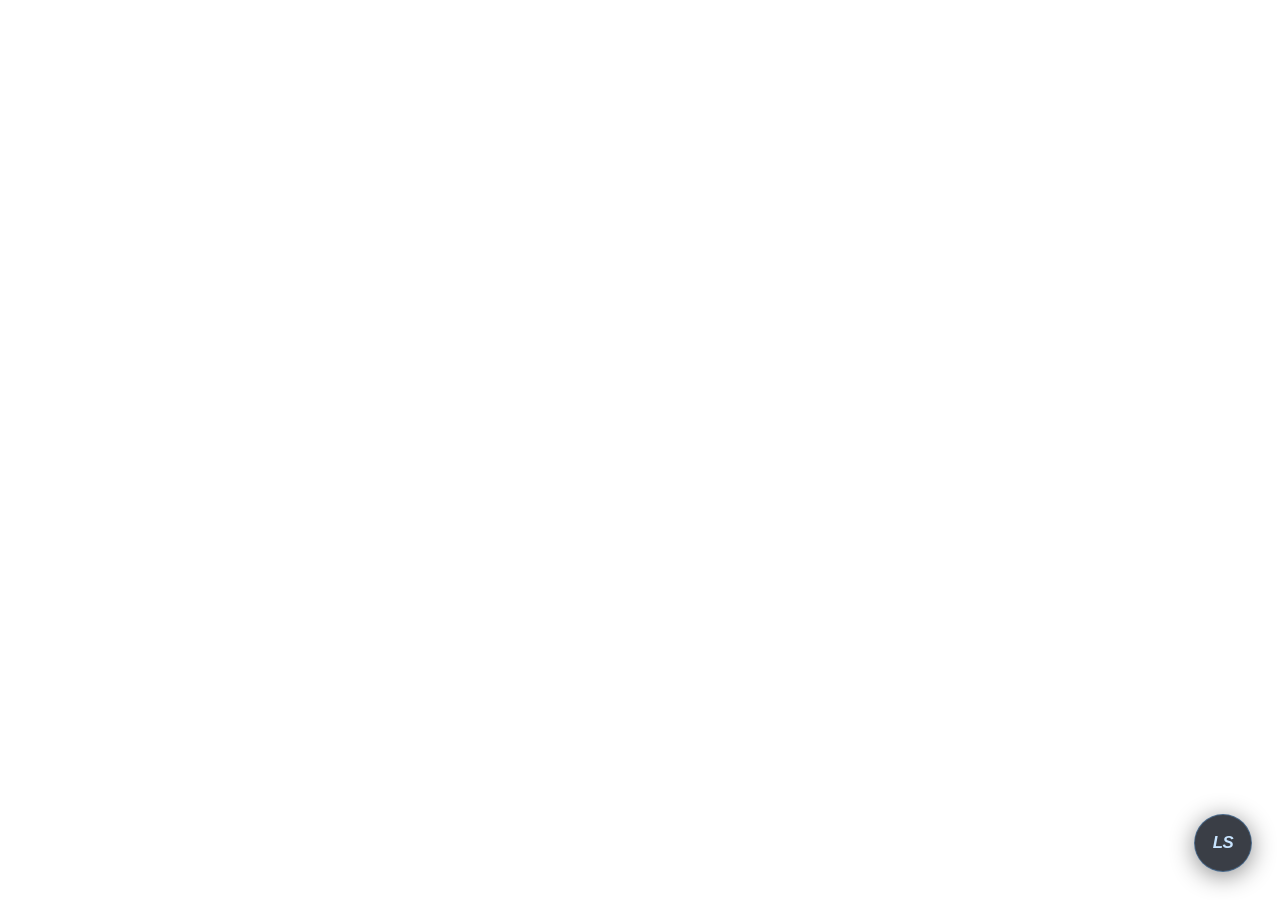
<file: frontend/index.html>
<!DOCTYPE html>
<html lang="en">
<head>
<meta charset="UTF-8" />
<meta name="viewport" content="width=device-width, initial-scale=1.0" />
<style>
/* ══════════════════════════════════════════
   LUSHIO AI CHAT WIDGET
   ══════════════════════════════════════════ */

/* ── FAB (Floating Action Button) ── */
.lc-fab {
  position: fixed;
  bottom: 28px;
  right: 28px;
  z-index: 99999;
  width: 58px;
  height: 58px;
  border-radius: 50%;
  border: 1.5px solid rgba(100, 180, 255, 0.35);
  background: rgba(15, 20, 30, 0.82);
  backdrop-filter: blur(20px) saturate(150%);
  -webkit-backdrop-filter: blur(20px) saturate(150%);
  color: #a8d4ff;
  cursor: pointer;
  display: flex;
  align-items: center;
  justify-content: center;
  box-shadow: 0 4px 24px rgba(0, 0, 0, 0.45), 0 0 0 0 rgba(100, 180, 255, 0.3);
  transition: transform 0.22s ease, box-shadow 0.22s ease, border-color 0.22s ease;
}
.lc-fab:hover {
  transform: scale(1.08);
  box-shadow: 0 6px 32px rgba(0, 0, 0, 0.55), 0 0 0 6px rgba(100, 180, 255, 0.12);
  border-color: rgba(100, 180, 255, 0.55);
}
.lc-fab--open {
  background: rgba(30, 35, 50, 0.90);
}

.lc-fab-logo {
  font-size: 1.05rem;
  font-weight: 700;
  font-style: italic;
  color: #c8e4ff;
  letter-spacing: -0.5px;
  font-family: 'Inter', sans-serif;
}

/* ── PANEL ── */
.lc-panel {
  position: fixed;
  bottom: 98px;
  right: 28px;
  z-index: 99998;
  width: 320px;
  border-radius: 24px;
  overflow: hidden;
  display: flex;
  flex-direction: column;
  background: rgba(14, 18, 28, 0.78);
  backdrop-filter: blur(30px) saturate(170%);
  -webkit-backdrop-filter: blur(30px) saturate(170%);
  border: 1px solid rgba(255, 255, 255, 0.09);
  box-shadow:
    0 12px 48px rgba(0, 0, 0, 0.60),
    0 2px 8px rgba(0, 0, 0, 0.30),
    inset 0 1px 0 rgba(255, 255, 255, 0.07);
  color: #f0ede8;
  font-family: 'Inter', -apple-system, BlinkMacSystemFont, sans-serif;
  
  /* hidden state */
  opacity: 0;
  transform: translateY(16px) scale(0.97);
  pointer-events: none;
  transition: opacity 0.26s ease, transform 0.26s ease;
}
.lc-panel--open {
  opacity: 1;
  transform: translateY(0) scale(1);
  pointer-events: auto;
}

/* ── TOP: Logo + greeting ── */
.lc-top {
  padding: 20px 18px 10px;
  display: flex;
  flex-direction: column;
  align-items: center;
  gap: 10px;
}

.lc-logo-ring {
  width: 64px;
  height: 64px;
  position: relative;
  display: flex;
  align-items: center;
  justify-content: center;
  flex-shrink: 0;
}
.lc-spinner {
  position: absolute;
  top: 0; left: 0;
  width: 64px; height: 64px;
  animation: lc-spin 8s linear infinite;
}
@keyframes lc-spin { to { transform: rotate(360deg); } }

.lc-logo-inner {
  width: 44px;
  height: 44px;
  border-radius: 50%;
  background: radial-gradient(circle at 35% 35%, #b8d4f0, #5b8fc9 50%, #1e3a5c);
  display: flex;
  align-items: center;
  justify-content: center;
  font-size: 1rem;
  font-weight: 700;
  font-style: italic;
  color: #e8f4ff;
  letter-spacing: -0.5px;
  box-shadow: 0 0 16px rgba(100, 180, 255, 0.40);
}

.lc-greeting {
  font-size: 0.875rem;
  font-weight: 400;
  line-height: 1.55;
  color: rgba(240, 237, 232, 0.88);
  text-align: center;
  margin: 0;
}

/* ── MESSAGES ── */
.lc-messages {
  flex: 1;
  max-height: 320px;
  overflow-y: auto;
  padding: 4px 14px 6px;
  display: flex;
  flex-direction: column;
  gap: 8px;
  scrollbar-width: thin;
  scrollbar-color: rgba(255, 255, 255, 0.1) transparent;
}
.lc-messages::-webkit-scrollbar { width: 3px; }
.lc-messages::-webkit-scrollbar-thumb { background: rgba(255,255,255,0.12); border-radius: 4px; }

.lc-msg {
  max-width: 90%;
  padding: 8px 12px;
  border-radius: 16px;
  font-size: 0.83rem;
  line-height: 1.5;
  animation: lc-fadeUp 0.22s ease;
}
@keyframes lc-fadeUp {
  from { opacity: 0; transform: translateY(5px); }
  to   { opacity: 1; transform: translateY(0); }
}
.lc-msg--ai {
  align-self: flex-start;
  background: rgba(255, 255, 255, 0.07);
  border: 1px solid rgba(255, 255, 255, 0.09);
  color: #e4e0db;
  border-bottom-left-radius: 4px;
}
.lc-msg--user {
  align-self: flex-end;
  background: rgba(100, 160, 230, 0.20);
  border: 1px solid rgba(100, 160, 230, 0.18);
  color: #ddeeff;
  border-bottom-right-radius: 4px;
}

/* typing dots */
.lc-dots {
  display: flex;
  gap: 4px;
  align-items: center;
  padding: 2px 0;
}
.lc-dots span {
  display: block;
  width: 5px; height: 5px;
  border-radius: 50%;
  background: rgba(255, 255, 255, 0.45);
  animation: lc-bounce 1.2s infinite;
}
.lc-dots span:nth-child(2) { animation-delay: 0.2s; }
.lc-dots span:nth-child(3) { animation-delay: 0.4s; }
@keyframes lc-bounce {
  0%, 60%, 100% { transform: translateY(0); }
  30%           { transform: translateY(-5px); }
}

/* ── QUICK BUTTONS ── */
.lc-quick {
  display: flex;
  flex-direction: column;
  gap: 6px;
  padding: 4px 14px 8px;
}
.lc-q-btn {
  background: rgba(255, 255, 255, 0.055);
  border: 1px solid rgba(255, 255, 255, 0.11);
  color: rgba(240, 237, 232, 0.85);
  border-radius: 20px;
  padding: 7px 14px;
  font-size: 0.80rem;
  font-family: inherit;
  cursor: pointer;
  text-align: left;
  transition: background 0.16s, border-color 0.16s, transform 0.12s;
}
.lc-q-btn:hover {
  background: rgba(255, 255, 255, 0.10);
  border-color: rgba(255, 255, 255, 0.20);
  transform: translateX(3px);
}

/* ── INPUT ── */
.lc-input-wrap {
  display: flex;
  align-items: center;
  gap: 6px;
  border-top: 1px solid rgba(255, 255, 255, 0.07);
  padding: 10px 12px;
}
.lc-input {
  flex: 1;
  background: rgba(255, 255, 255, 0.05);
  border: 1px solid rgba(255, 255, 255, 0.09);
  border-radius: 20px;
  padding: 8px 13px;
  color: #f0ede8;
  font-size: 0.82rem;
  font-family: inherit;
  outline: none;
  transition: border-color 0.16s, background 0.16s;
}
.lc-input::placeholder { color: rgba(240, 237, 232, 0.35); }
.lc-input:focus {
  border-color: rgba(100, 160, 230, 0.40);
  background: rgba(255, 255, 255, 0.08);
}
.lc-input:disabled { opacity: 0.5; }

.lc-send {
  background: transparent;
  border: none;
  color: rgba(200, 228, 255, 0.80);
  font-size: 0.82rem;
  font-family: inherit;
  font-weight: 500;
  cursor: pointer;
  white-space: nowrap;
  padding: 6px 4px;
  transition: color 0.16s, transform 0.12s;
}
.lc-send:hover:not(:disabled) { color: #a8d4ff; transform: translateX(2px); }
.lc-send:disabled { opacity: 0.35; cursor: not-allowed; transform: none; }

@media (max-width: 400px) {
  .lc-panel { width: calc(100vw - 32px); right: 16px; bottom: 85px; }
  .lc-fab   { right: 16px; bottom: 20px; }
}
</style>
</head>
<body>

<!-- WIDGET HTML -->
<button class="lc-fab" id="lc-fab" aria-label="Open Lushio AI">
  <div class="lc-fab-logo" id="lc-fab-logo">LS</div>
  <svg id="lc-fab-close" style="display:none;" width="22" height="22" viewBox="0 0 24 24" fill="none" stroke="currentColor" stroke-width="2.5" stroke-linecap="round">
    <line x1="18" y1="6" x2="6" y2="18"></line>
    <line x1="6" y1="6" x2="18" y2="18"></line>
  </svg>
</button>

<div class="lc-panel" id="lc-panel" aria-hidden="true">
  <div class="lc-top">
    <div class="lc-logo-ring">
      <svg class="lc-spinner" viewBox="0 0 68 68" fill="none">
        <defs>
          <linearGradient id="lcg" x1="0" y1="0" x2="1" y2="1">
            <stop offset="0%" stop-color="#64b4ff" stop-opacity="0.9"/>
            <stop offset="50%" stop-color="#a0d4ff" stop-opacity="0.4"/>
            <stop offset="100%" stop-color="#2060a0" stop-opacity="0.1"/>
          </linearGradient>
        </defs>
        <path d="M34 6 Q58 14 58 34 Q58 20 34 6Z" fill="url(#lcg)" opacity="0.8"/>
        <path d="M34 6 Q10 14 10 34 Q10 20 34 6Z" fill="url(#lcg)" opacity="0.5" transform="rotate(120 34 34)"/>
        <path d="M34 6 Q10 14 10 34 Q10 20 34 6Z" fill="url(#lcg)" opacity="0.5" transform="rotate(240 34 34)"/>
        <circle cx="34" cy="34" r="26" stroke="rgba(100,180,255,0.18)" stroke-width="1.2" fill="none"/>
      </svg>
      <div class="lc-logo-inner">LS</div>
    </div>
    <p class="lc-greeting" id="lc-greeting">
      Hi! How can I help with your experience? Ask about our collections, store policies, or anything Lushio.
    </p>
  </div>

  <div class="lc-messages" id="lc-messages"></div>

  <div class="lc-quick" id="lc-quick">
    <button class="lc-q-btn" onclick="sendLushioChat('Check product availability')">Check Availability</button>
    <button class="lc-q-btn" onclick="sendLushioChat('What are your store policies and returns?')">Store Policies</button>
    <button class="lc-q-btn" onclick="sendLushioChat('Tell me about Lushio collections')">Lushio Collections</button>
  </div>

  <div class="lc-input-wrap">
    <input class="lc-input" id="lc-input" type="text" placeholder="Ask me anything..." autocomplete="off" />
    <button class="lc-send" id="lc-send" aria-label="Send">Send &rarr;</button>
  </div>
</div>

<script>
const LUSHIO_API = 'https://lushio-ai.onrender.com/ask';
const lcFab = document.getElementById('lc-fab');
const lcFabLogo = document.getElementById('lc-fab-logo');
const lcFabClose = document.getElementById('lc-fab-close');
const lcPanel = document.getElementById('lc-panel');
const lcMessages = document.getElementById('lc-messages');
const lcInput = document.getElementById('lc-input');
const lcSend = document.getElementById('lc-send');
const lcGreeting = document.getElementById('lc-greeting');
const lcQuick = document.getElementById('lc-quick');

let lcOpen = false;
let lcFirst = true;

lcFab.addEventListener('click', () => {
  lcOpen = !lcOpen;
  if (lcOpen) {
    lcFab.classList.add('lc-fab--open');
    lcPanel.classList.add('lc-panel--open');
    lcFabLogo.style.display = 'none';
    lcFabClose.style.display = 'block';
    lcPanel.setAttribute('aria-hidden', 'false');
  } else {
    lcFab.classList.remove('lc-fab--open');
    lcPanel.classList.remove('lc-panel--open');
    lcFabLogo.style.display = 'block';
    lcFabClose.style.display = 'none';
    lcPanel.setAttribute('aria-hidden', 'true');
  }
});

function addLcMsg(text, role) {
  const d = document.createElement('div');
  d.className = `lc-msg lc-msg--${role}`;
  d.textContent = text;
  lcMessages.appendChild(d);
  lcMessages.scrollTop = lcMessages.scrollHeight;
  return d;
}

function showLcTyping() {
  const d = document.createElement('div');
  d.className = 'lc-msg lc-msg--ai';
  d.id = 'lc-typing';
  d.innerHTML = '<span class="lc-dots"><span></span><span></span><span></span></span>';
  lcMessages.appendChild(d);
  lcMessages.scrollTop = lcMessages.scrollHeight;
}

function hideLcTyping() {
  const t = document.getElementById('lc-typing');
  if (t) t.remove();
}

async function sendLushioChat(query) {
  if (!query.trim()) return;
  if (lcFirst) {
    lcGreeting.style.display = 'none';
    lcQuick.style.display = 'none';
    lcFirst = false;
  }
  addLcMsg(query, 'user');
  lcInput.value = '';
  lcInput.disabled = true;
  lcSend.disabled = true;
  showLcTyping();

  try {
    const res = await fetch(LUSHIO_API, {
      method: 'POST',
      headers: { 'Content-Type': 'application/json' },
      body: JSON.stringify({ query })
    });
    hideLcTyping();
    if (!res.ok) throw new Error();
    const data = await res.json();
    addLcMsg(data?.final_answer?.message || 'Got it!', 'ai');
  } catch (err) {
    hideLcTyping();
    addLcMsg('⚠️ Unable to connect right now. Please try again shortly.', 'ai');
  } finally {
    lcInput.disabled = false;
    lcSend.disabled = false;
    lcInput.focus();
  }
}

lcSend.addEventListener('click', () => sendLushioChat(lcInput.value));
lcInput.addEventListener('keydown', e => { if (e.key === 'Enter') sendLushioChat(lcInput.value); });
</script>
</body>
</html>
</file>
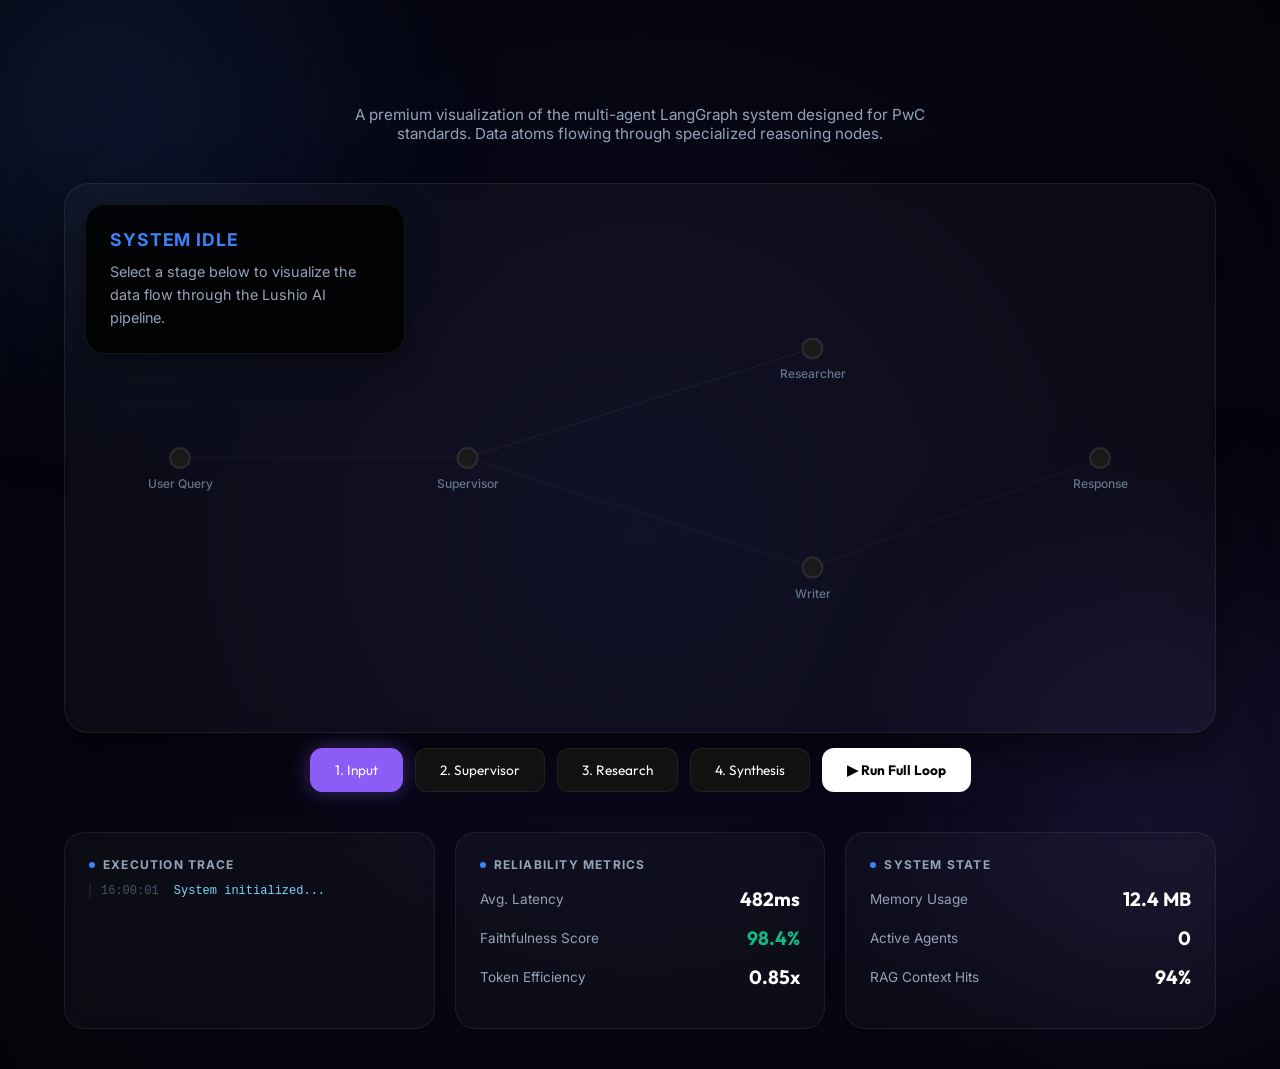
<file: system_design/visualizer.html>
<!DOCTYPE html>
<html lang="en">
<head>
    <meta charset="UTF-8">
    <meta name="viewport" content="width=device-width, initial-scale=1.0">
    <title>Lushio AI | System Design Visualizer</title>
    <link href="https://fonts.googleapis.com/css2?family=Inter:wght@400;600;700&family=Outfit:wght@500;700&display=swap" rel="stylesheet">
    <style>
        :root {
            --bg: #030308;
            --glass: rgba(255, 255, 255, 0.03);
            --border: rgba(255, 255, 255, 0.07);
            --accent-blue: #3b82f6;
            --accent-purple: #8b5cf6;
            --accent-pink: #d946ef;
            --text-primary: #f8fafc;
            --text-secondary: #94a3b8;
            --success: #10b981;
            --warning: #f59e0b;
        }

        * { margin: 0; padding: 0; box-sizing: border-box; }
        body {
            background-color: var(--bg);
            color: var(--text-primary);
            font-family: 'Inter', sans-serif;
            overflow-x: hidden;
            background-image: radial-gradient(circle at 50% 50%, #0a0a20 0%, #030308 100%);
        }

        /* Ambient Glows */
        .glow {
            position: fixed;
            width: 400px;
            height: 400px;
            border-radius: 50%;
            filter: blur(120px);
            z-index: -1;
            opacity: 0.15;
            pointer-events: none;
        }
        .glow-1 { top: -100px; left: -100px; background: var(--accent-blue); }
        .glow-2 { bottom: -100px; right: -100px; background: var(--accent-purple); }

        /* Header */
        header {
            padding: 40px 5%;
            text-align: center;
        }
        header h1 {
            font-family: 'Outfit', sans-serif;
            font-size: 2.8rem;
            letter-spacing: -0.02em;
            background: linear-gradient(135deg, var(--blue), var(--purple), var(--pink));
            -webkit-background-clip: text;
            background-clip: text;
            -webkit-text-fill-color: transparent;
            margin-bottom: 8px;
        }
        header p {
            color: var(--text-secondary);
            font-size: 0.95rem;
            max-width: 600px;
            margin: 0 auto;
        }

        /* Visualization Area */
        .visualizer-container {
            width: 90%;
            max-width: 1200px;
            margin: 0 auto 40px;
            background: var(--glass);
            border: 1px solid var(--border);
            border-radius: 24px;
            position: relative;
            backdrop-filter: blur(12px);
            height: 550px;
            box-shadow: 0 20px 50px rgba(0,0,0,0.5);
        }
        canvas {
            width: 100%;
            height: 100%;
            display: block;
        }

        /* Floating Info Box */
        .node-info {
            position: absolute;
            top: 20px;
            left: 20px;
            max-width: 320px;
            background: rgba(0,0,0,0.85);
            border: 1px solid var(--border);
            padding: 24px;
            border-radius: 20px;
            z-index: 10;
            box-shadow: 0 10px 30px rgba(0,0,0,0.4);
        }
        .node-info h2 {
            font-size: 1.1rem;
            color: var(--accent-blue);
            margin-bottom: 10px;
            text-transform: uppercase;
            letter-spacing: 0.05em;
            display: flex;
            align-items: center;
            gap: 10px;
        }
        .node-info p {
            font-size: 0.9rem;
            color: var(--text-secondary);
            line-height: 1.6;
        }

        /* Deep Insight Sidebar */
        .deep-insight {
            position: absolute;
            top: 20px;
            right: 20px;
            width: 280px;
            background: rgba(0,0,0,0.85);
            border: 1px solid var(--border);
            padding: 20px;
            border-radius: 20px;
            z-index: 10;
            display: none; /* Shown during flow */
            animation: fadeIn 0.4s ease-out;
        }
        .deep-insight h3 {
            font-size: 0.7rem;
            color: var(--text-secondary);
            text-transform: uppercase;
            letter-spacing: 0.1em;
            margin-bottom: 15px;
            border-bottom: 1px solid var(--border);
            padding-bottom: 10px;
        }
        .insight-row {
            display: flex;
            justify-content: space-between;
            margin-bottom: 12px;
            font-size: 0.8rem;
        }
        .insight-label { color: #64748b; }
        .insight-value { color: #fff; font-family: 'Monaco', monospace; }

        /* Security Guard Pulse */
        .security-pulse {
            position: absolute;
            top: 50%;
            left: 35%; /* Supervisor x */
            transform: translate(-50%, -50%);
            width: 150px;
            height: 150px;
            border: 2px solid var(--accent-purple);
            border-radius: 50%;
            pointer-events: none;
            opacity: 0;
            z-index: 5;
        }
        .pulse-active {
            animation: securityPulse 1s ease-out forwards;
        }

        @keyframes securityPulse {
            0% { transform: translate(-50%, -50%) scale(0.5); opacity: 0; }
            50% { opacity: 0.5; }
            100% { transform: translate(-50%, -50%) scale(2); opacity: 0; }
        }

        /* Controls */
        .controls {
            display: flex;
            justify-content: center;
            gap: 12px;
            margin-top: -25px;
            position: relative;
            z-index: 20;
        }
        .btn {
            background: #111;
            border: 1px solid var(--border);
            color: #fff;
            padding: 12px 24px;
            border-radius: 12px;
            cursor: pointer;
            font-family: 'Outfit', sans-serif;
            font-size: 0.85rem;
            transition: all 0.3s;
            display: flex;
            align-items: center;
            gap: 8px;
        }
        .btn:hover {
            border-color: var(--accent-purple);
            transform: translateY(-2px);
            background: #1a1a1a;
        }
        .btn.active {
            background: var(--accent-purple);
            border-color: var(--accent-purple);
            box-shadow: 0 0 20px rgba(139, 92, 246, 0.4);
        }

        /* Bottom Grid */
        .stats-grid {
            display: grid;
            grid-template-columns: repeat(3, 1fr);
            gap: 20px;
            width: 90%;
            max-width: 1200px;
            margin: 40px auto;
        }
        .card {
            background: var(--glass);
            border: 1px solid var(--border);
            border-radius: 20px;
            padding: 24px;
            backdrop-filter: blur(8px);
        }
        .card h3 {
            font-size: 0.75rem;
            color: var(--text-secondary);
            text-transform: uppercase;
            letter-spacing: 0.1em;
            margin-bottom: 12px;
            display: flex;
            align-items: center;
            gap: 8px;
        }
        .card h3::before {
            content: '';
            width: 6px;
            height: 6px;
            border-radius: 50%;
            background: var(--accent-blue);
        }

        /* Trace Log */
        .trace {
            font-family: 'Monaco', monospace;
            font-size: 0.75rem;
            height: 120px;
            overflow-y: auto;
            color: #7dd3fc;
        }
        .trace-entry {
            margin-bottom: 8px;
            animation: slideIn 0.3s ease-out;
            border-left: 2px solid var(--border);
            padding-left: 10px;
        }
        .trace-time { color: #475569; margin-right: 8px; }

        /* Metrics */
        .metric {
            display: flex;
            justify-content: space-between;
            align-items: center;
            margin-top: 15px;
        }
        .metric-label { font-size: 0.85rem; color: #94a3b8; }
        .metric-value { font-size: 1.2rem; font-weight: 700; color: #fff; font-family: 'Outfit', sans-serif; }

        @keyframes slideIn {
            from { opacity: 0; transform: translateX(-10px); }
            to { opacity: 1; transform: translateX(0); }
        }

        @media (max-width: 768px) {
            .stats-grid { grid-template-columns: 1fr; }
            .visualizer-container { height: 400px; }
        }
    </style>
</head>
<body>

    <div class="glow glow-1"></div>
    <div class="glow glow-2"></div>

    <header>
        <h1>Lushio AI Architecture</h1>
        <p>A premium visualization of the multi-agent LangGraph system designed for PwC standards. Data atoms flowing through specialized reasoning nodes.</p>
    </header>

    <div class="visualizer-container">
        <div class="node-info" id="nodeInfo">
            <h2 id="nodeTitle">System Idle</h2>
            <p id="nodeDesc">Select a stage below to visualize the data flow through the Lushio AI pipeline.</p>
        </div>
        
        <!-- Deep Insight Panel -->
        <div class="deep-insight" id="deepInsight">
            <h3>Technical Metadata</h3>
            <div class="insight-row">
                <span class="insight-label">LLM Core</span>
                <span class="insight-value">llama-3.1-8b</span>
            </div>
            <div class="insight-row">
                <span class="insight-label">Embedding</span>
                <span class="insight-value">all-MiniLM-L6</span>
            </div>
            <div class="insight-row">
                <span class="insight-label">Vector DB</span>
                <span class="insight-value">Pinecone v3</span>
            </div>
            <div class="insight-row">
                <span class="insight-label">Latency</span>
                <span class="insight-value" id="liveLatency">0ms</span>
            </div>
            <div class="insight-row">
                <span class="insight-label">Tokens</span>
                <span class="insight-value" id="liveTokens">0</span>
            </div>
        </div>

        <div class="security-pulse" id="secPulse"></div>
        <canvas id="flowCanvas"></canvas>
    </div>

    <div class="controls">
        <button class="btn btn-stage active" data-stage="start" onclick="setStage('start')">1. Input</button>
        <button class="btn btn-stage" data-stage="supervisor" onclick="setStage('supervisor')">2. Supervisor</button>
        <button class="btn btn-stage" data-stage="research" onclick="setStage('research')">3. Research</button>
        <button class="btn btn-stage" data-stage="writer" onclick="setStage('writer')">4. Synthesis</button>
        <button class="btn" onclick="runFullFlow()" style="background: #fff; color: #000; font-weight: 700;">▶ Run Full Loop</button>
    </div>

    <div class="stats-grid">
        <div class="card">
            <h3>Execution Trace</h3>
            <div class="trace" id="traceLog">
                <div class="trace-entry"><span class="trace-time">16:00:01</span> System initialized...</div>
            </div>
        </div>
        <div class="card">
            <h3>Reliability Metrics</h3>
            <div class="metric">
                <span class="metric-label">Avg. Latency</span>
                <span class="metric-value">482ms</span>
            </div>
            <div class="metric">
                <span class="metric-label">Faithfulness Score</span>
                <span class="metric-value" style="color: var(--success);">98.4%</span>
            </div>
            <div class="metric">
                <span class="metric-label">Token Efficiency</span>
                <span class="metric-value">0.85x</span>
            </div>
        </div>
        <div class="card">
            <h3>System State</h3>
            <div class="metric">
                <span class="metric-label">Memory Usage</span>
                <span class="metric-value">12.4 MB</span>
            </div>
            <div class="metric">
                <span class="metric-label">Active Agents</span>
                <span class="metric-value" id="activeAgentCount">0</span>
            </div>
            <div class="metric">
                <span class="metric-label">RAG Context Hits</span>
                <span class="metric-value">94%</span>
            </div>
        </div>
    </div>

    <script>
        const canvas = document.getElementById('flowCanvas');
        const ctx = canvas.getContext('2d');
        let width, height;

        function resize() {
            width = canvas.parentElement.clientWidth;
            height = canvas.parentElement.clientHeight;
            canvas.width = width;
            canvas.height = height;
        }
        window.addEventListener('resize', resize);
        resize();

        // Node Definitions
        const nodes = [
            { id: 'user', label: 'User Query', x: 0.1, y: 0.5, color: '#fff', info: { title: 'User Input', desc: 'Raw customer query enters via FastAPI. Query is first normalized and checked against the semantic QUERY_CACHE.' } },
            { id: 'supervisor', label: 'Supervisor', x: 0.35, y: 0.5, color: '#8b5cf6', info: { title: 'Supervisor Node', desc: 'Orchestrator sanitizes inputs and generates a high-level plan. It acts as a security guardrails layer.' } },
            { id: 'research', label: 'Researcher', x: 0.65, y: 0.3, color: '#3b82f6', info: { title: 'Research Agent', desc: 'Performs similarity search in Pinecone and fetches real-time inventory levels via Tool Calls.' } },
            { id: 'writer', label: 'Writer', x: 0.65, y: 0.7, color: '#d946ef', info: { title: 'Synthesis Agent', desc: 'Drafts the final response using a dedicated Writer prompt, ensuring zero-hallucination delivery.' } },
            { id: 'output', label: 'Response', x: 0.9, y: 0.5, color: '#10b981', info: { title: 'Final Output', desc: 'Strict Pydantic validation ensures the JSON structure is preserved for the frontend UI.' } }
        ];

        // Edge Definitions
        const edges = [
            { from: 'user', to: 'supervisor', type: 'primary' },
            { from: 'supervisor', to: 'research', type: 'primary' },
            { from: 'research', to: 'supervisor', type: 'feedback' },
            { from: 'supervisor', to: 'writer', type: 'primary' },
            { from: 'writer', to: 'output', type: 'primary' }
        ];

        let currentStage = 'idle';
        let particles = [];
        let animationFrame;

        class Particle {
            constructor(fromNode, toNode, color) {
                this.from = fromNode;
                this.to = toNode;
                this.color = color;
                this.t = 0;
                this.speed = 0.005 + Math.random() * 0.01;
                this.size = 2 + Math.random() * 3;
            }
            update() {
                this.t += this.speed;
                return this.t >= 1;
            }
            draw() {
                const x = this.from.x * width + (this.to.x * width - this.from.x * width) * this.t;
                const y = this.from.y * height + (this.to.y * height - this.from.y * height) * this.t;
                
                ctx.shadowBlur = 10;
                ctx.shadowColor = this.color;
                ctx.fillStyle = this.color;
                ctx.beginPath();
                ctx.arc(x, y, this.size, 0, Math.PI * 2);
                ctx.fill();
                ctx.shadowBlur = 0;
            }
        }

        function draw() {
            ctx.clearRect(0, 0, width, height);

            // Draw Edges
            edges.forEach(edge => {
                const from = nodes.find(n => n.id === edge.from);
                const to = nodes.find(n => n.id === edge.to);
                
                ctx.beginPath();
                ctx.moveTo(from.x * width, from.y * height);
                ctx.lineTo(to.x * width, to.y * height);
                ctx.strokeStyle = edge.type === 'primary' ? 'rgba(255,255,255,0.05)' : 'rgba(139, 92, 246, 0.05)';
                ctx.setLineDash(edge.type === 'feedback' ? [5, 5] : []);
                ctx.lineWidth = 1;
                ctx.stroke();
                ctx.setLineDash([]);
            });

            // Draw Nodes
            nodes.forEach(node => {
                const nx = node.x * width;
                const ny = node.y * height;
                const isActive = checkNodeActive(node.id);

                // Glow for active node
                if (isActive) {
                    const gradient = ctx.createRadialGradient(nx, ny, 10, nx, ny, 40);
                    gradient.addColorStop(0, node.color + '33');
                    gradient.addColorStop(1, 'transparent');
                    ctx.fillStyle = gradient;
                    ctx.beginPath();
                    ctx.arc(nx, ny, 40, 0, Math.PI * 2);
                    ctx.fill();
                }

                ctx.fillStyle = isActive ? node.color : '#1a1a1a';
                ctx.beginPath();
                ctx.arc(nx, ny, 10, 0, Math.PI * 2);
                ctx.fill();

                ctx.strokeStyle = isActive ? '#fff' : 'rgba(255,255,255,0.1)';
                ctx.lineWidth = 2;
                ctx.stroke();

                ctx.fillStyle = isActive ? '#fff' : '#64748b';
                ctx.font = '500 12px Inter';
                ctx.textAlign = 'center';
                ctx.fillText(node.label, nx, ny + 30);
            });

            // Particles
            if (currentStage !== 'idle' && Math.random() < 0.1) {
                spawnParticlesForStage();
            }

            for (let i = particles.length - 1; i >= 0; i--) {
                if (particles[i].update()) {
                    particles.splice(i, 1);
                } else {
                    particles[i].draw();
                }
            }

            animationFrame = requestAnimationFrame(draw);
        }

        function checkNodeActive(id) {
            if (currentStage === 'start') return id === 'user';
            if (currentStage === 'supervisor') return id === 'supervisor';
            if (currentStage === 'research') return id === 'research';
            if (currentStage === 'writer') return id === 'writer';
            if (currentStage === 'full') return true;
            return false;
        }

        function spawnParticlesForStage() {
            let from, to, color;
            if (currentStage === 'start') {
                from = nodes[0]; to = nodes[1]; color = '#fff';
            } else if (currentStage === 'supervisor') {
                from = nodes[1]; to = nodes[2]; color = '#8b5cf6';
            } else if (currentStage === 'research') {
                from = nodes[2]; to = nodes[1]; color = '#3b82f6';
            } else if (currentStage === 'writer') {
                from = nodes[1]; to = nodes[3]; color = '#d946ef';
            }
            if (from && to) particles.push(new Particle(from, to, color));
        }

        function setStage(stage) {
            currentStage = stage;
            const node = nodes.find(n => n.id === (stage === 'start' ? 'user' : stage));
            if (node) {
                document.getElementById('nodeTitle').innerText = node.info.title;
                document.getElementById('nodeDesc').innerText = node.info.desc;
                addTrace(`Stage changed: ${node.label}`);
            }
            
            document.querySelectorAll('.btn-stage').forEach(btn => {
                btn.classList.toggle('active', btn.dataset.stage === stage);
            });

            document.getElementById('activeAgentCount').innerText = (stage === 'idle' || stage === 'start') ? '0' : '1';
        }

        function addTrace(msg) {
            const log = document.getElementById('traceLog');
            const time = new Date().toLocaleTimeString([], { hour12: false });
            log.innerHTML = `<div class="trace-entry"><span class="trace-time">${time}</span> ${msg}</div>` + log.innerHTML;
        }

        async function runFullFlow() {
            setStage('start');
            toggleInsight(true);
            updateLiveMetrics(0, 0);
            await wait(1500);
            
            setStage('supervisor');
            triggerSecurityPulse();
            updateLiveMetrics(120, 85);
            await wait(2000);
            
            setStage('research');
            updateLiveMetrics(840, 240);
            await wait(2500);
            
            setStage('supervisor');
            addTrace("Evaluator: Data sufficient. Handoff to Writer.");
            updateLiveMetrics(1100, 310);
            await wait(1500);
            
            setStage('writer');
            updateLiveMetrics(1450, 480);
            await wait(2000);
            
            addTrace("Pipeline Complete. Delivery successful.");
            currentStage = 'idle';
            setTimeout(() => toggleInsight(false), 3000);
        }

        function toggleInsight(show) {
            document.getElementById('deepInsight').style.display = show ? 'block' : 'none';
        }

        function updateLiveMetrics(lat, tok) {
            document.getElementById('liveLatency').innerText = lat + 'ms';
            document.getElementById('liveTokens').innerText = tok;
        }

        function triggerSecurityPulse() {
            const pulse = document.getElementById('secPulse');
            pulse.classList.remove('pulse-active');
            void pulse.offsetWidth; // Trigger reflow
            pulse.classList.add('pulse-active');
            addTrace("Security: Sanitizing directive via Supervisor...");
        }

        function wait(ms) { return new Promise(r => setTimeout(r, ms)); }

        draw();
    </script>
</body>
</html>
</file>
